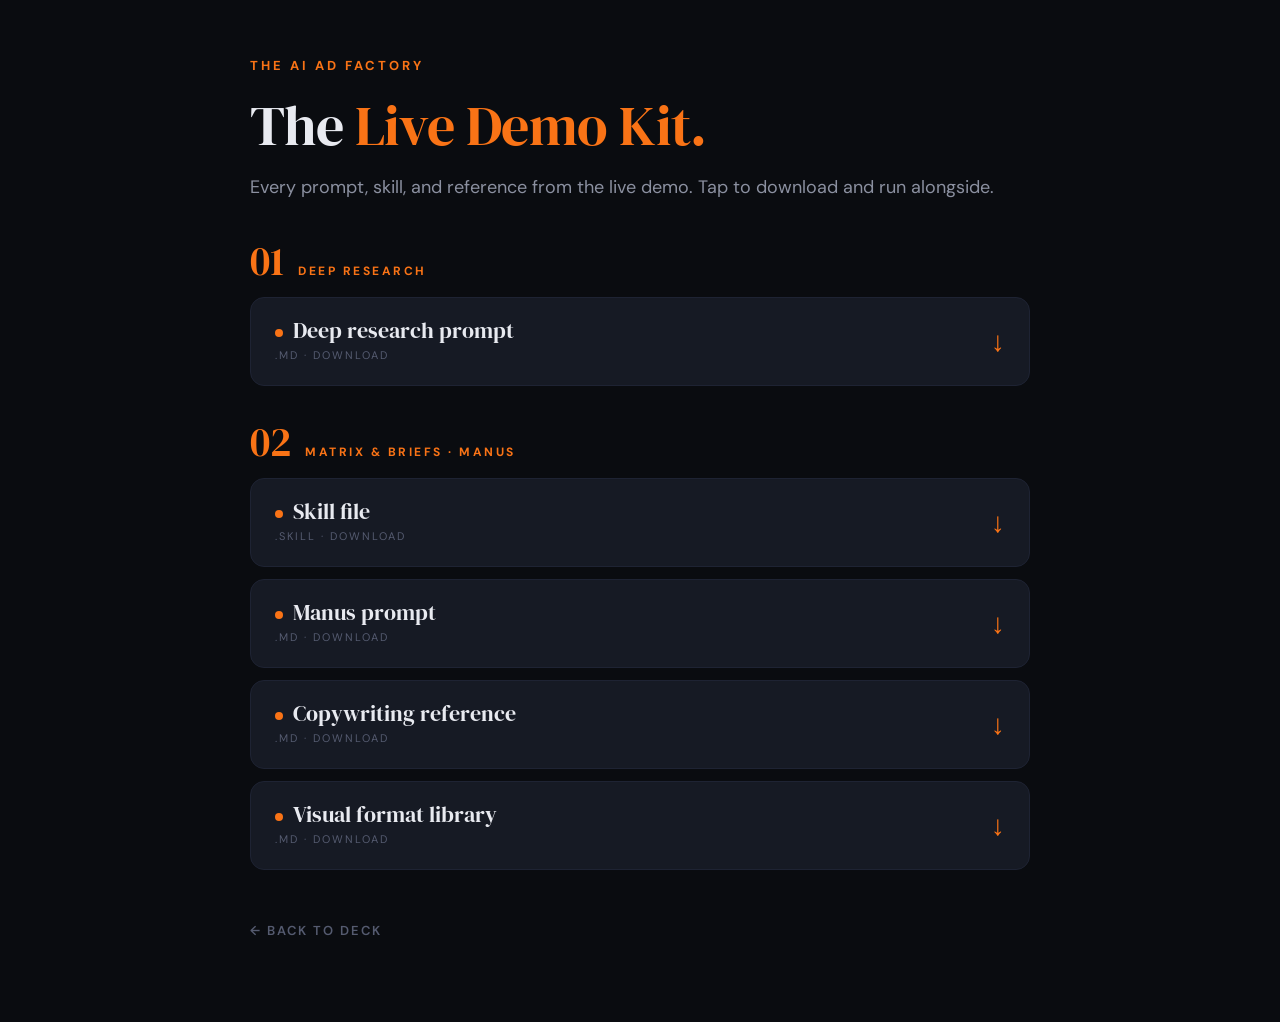
<file: kit/index.html>
<!DOCTYPE html>
<html lang="en">
<head>
<meta charset="UTF-8" />
<meta name="viewport" content="width=device-width, initial-scale=1" />
<title>Live Demo Kit · The AI Ad Factory</title>
<link rel="stylesheet" href="../colors_and_type.css" />
<style>
  html, body { margin: 0; padding: 0; background: var(--ao-bg); color: var(--ao-text); font-family: var(--ao-sans); min-height: 100vh; }
  .wrap { max-width: 780px; margin: 0 auto; padding: 56px 24px 80px; }
  .eyebrow { font-size: 13px; font-weight: 700; text-transform: uppercase; letter-spacing: 3px; color: var(--ao-accent); margin-bottom: 20px; }
  h1 { font-family: var(--ao-serif); font-weight: 400; font-size: 56px; line-height: 1.02; margin: 0 0 20px; letter-spacing: -0.01em; }
  h1 em { font-style: normal; color: var(--ao-accent); }
  .lede { color: var(--ao-muted); font-size: 18px; line-height: 1.5; margin: 0 0 40px; }
  .section-head { display:flex; align-items:baseline; gap: 14px; margin: 36px 0 16px; }
  .section-head .num { font-family: var(--ao-serif); font-size: 40px; color: var(--ao-accent); line-height: 1; }
  .section-head .label { font-size: 12px; font-weight: 700; letter-spacing: 2.5px; text-transform: uppercase; color: var(--ao-accent); }
  a.file {
    display: flex; align-items: center; justify-content: space-between; gap: 16px;
    padding: 20px 24px; margin-bottom: 12px;
    background: var(--ao-surface); border: 1px solid var(--ao-border); border-radius: 14px;
    color: var(--ao-text); text-decoration: none;
    transition: border-color .15s, background .15s, transform .15s;
  }
  a.file:hover { border-color: var(--ao-accent); background: rgba(249,115,22,.06); }
  a.file:active { transform: scale(.99); }
  a.file .title { font-family: var(--ao-serif); font-size: 22px; line-height: 1.15; }
  a.file .meta { color: var(--ao-dim); font-size: 11px; letter-spacing: 2px; text-transform: uppercase; margin-top: 4px; }
  a.file .arrow { color: var(--ao-accent); font-family: var(--ao-serif); font-size: 28px; }
  .flame { display:inline-block; width: 8px; height: 8px; background: var(--ao-accent); border-radius: 50%; margin-right: 10px; vertical-align: middle; }
  .back { color: var(--ao-dim); text-decoration: none; font-size: 13px; letter-spacing: 2px; text-transform: uppercase; font-weight: 600; }
  .back:hover { color: var(--ao-muted); }
</style>
</head>
<body>
  <div class="wrap">
    <div class="eyebrow">The AI Ad Factory</div>
    <h1>The <em>Live Demo Kit.</em></h1>
    <p class="lede">Every prompt, skill, and reference from the live demo. Tap to download and run alongside.</p>

    <div class="section-head"><span class="num">01</span><span class="label">Deep Research</span></div>
    <a class="file" href="files/deep-research-prompt.md" download>
      <div><div class="title"><span class="flame"></span>Deep research prompt</div><div class="meta">.md · Download</div></div>
      <span class="arrow">↓</span>
    </a>

    <div class="section-head"><span class="num">02</span><span class="label">Matrix &amp; Briefs · Manus</span></div>
    <a class="file" href="files/ad-factory-workflow.skill" download>
      <div><div class="title"><span class="flame"></span>Skill file</div><div class="meta">.skill · Download</div></div>
      <span class="arrow">↓</span>
    </a>
    <a class="file" href="files/manus-prompt.md" download>
      <div><div class="title"><span class="flame"></span>Manus prompt</div><div class="meta">.md · Download</div></div>
      <span class="arrow">↓</span>
    </a>
    <a class="file" href="files/copywriting-reference.md" download>
      <div><div class="title"><span class="flame"></span>Copywriting reference</div><div class="meta">.md · Download</div></div>
      <span class="arrow">↓</span>
    </a>
    <a class="file" href="files/visual-format-library.md" download>
      <div><div class="title"><span class="flame"></span>Visual format library</div><div class="meta">.md · Download</div></div>
      <span class="arrow">↓</span>
    </a>

    <div style="margin-top: 48px;"><a class="back" href="../">← Back to deck</a></div>
  </div>
</body>
</html>
</file>
<file: colors_and_type.css>
/* ─────────────────────────────────────────────────────────────────────────
   Ad Oven — Colors & Type
   Dark editorial performance brand. Orange = fire. Serif for impact.
   ───────────────────────────────────────────────────────────────────────── */

@import url('https://fonts.googleapis.com/css2?family=DM+Sans:ital,opsz,wght@0,9..40,300;0,9..40,400;0,9..40,500;0,9..40,600;0,9..40,700;1,9..40,400&family=DM+Serif+Display&display=swap');

:root {
  /* ─── Backgrounds (depth through darkness) ──────────────────────────── */
  --ao-bg:         #0a0c10;  /* page — deepest */
  --ao-bg-alt:     #0f1219;  /* alternate section */
  --ao-surface:    #161a24;  /* card / panel */
  --ao-surface-hv: #1c2130;  /* hover / elevated */
  --ao-border:     #1e2333;  /* default border */

  /* ─── Text ──────────────────────────────────────────────────────────── */
  --ao-text:       #e8eaf0;  /* primary body */
  --ao-muted:      #8b90a0;  /* secondary / supporting */
  --ao-dim:        #555b70;  /* tertiary / placeholder / eyebrow on dim */

  /* ─── Accent (fire/energy — use sparingly) ──────────────────────────── */
  --ao-accent:     #f97316;
  --ao-accent-hv:  #fb923c;
  --ao-accent-dim: rgba(249,115,22,.12);

  /* ─── Status ────────────────────────────────────────────────────────── */
  --ao-green:      #22c55e;
  --ao-red:        #ef4444;

  /* ─── Typography ────────────────────────────────────────────────────── */
  --ao-serif:      'DM Serif Display', Georgia, 'Times New Roman', serif;
  --ao-sans:       'DM Sans', system-ui, -apple-system, Segoe UI, Roboto, sans-serif;

  /* ─── Semantic type roles ───────────────────────────────────────────── */
  --ao-h1-size:    clamp(42px, 6vw, 72px);
  --ao-h1-lh:      1.05;
  --ao-h2-size:    clamp(32px, 4vw, 48px);
  --ao-h2-lh:      1.15;
  --ao-h3-size:    20px;
  --ao-h3-weight:  600;
  --ao-body-lg:    18px;
  --ao-body:       15px;
  --ao-body-sm:    14px;
  --ao-caption:    12px;
  --ao-eyebrow-ls: 2.5px;

  /* ─── Layout ────────────────────────────────────────────────────────── */
  --ao-max:        1120px;
  --ao-gutter:     24px;

  /* ─── Radii ─────────────────────────────────────────────────────────── */
  --ao-radius-sm:  8px;
  --ao-radius-md:  10px;
  --ao-radius-lg:  16px;
  --ao-radius-pill: 100px;

  /* ─── Motion ────────────────────────────────────────────────────────── */
  --ao-ease:       cubic-bezier(.4, 0, .2, 1);
  --ao-dur-fast:   .2s;
  --ao-dur-mid:    .4s;
  --ao-dur-slow:   .6s;
}

/* ─── Light theme (optional, opt-in via [data-ao-theme="light"]) ──────── */
[data-ao-theme="light"] {
  --ao-bg:         #f8f9fc;
  --ao-bg-alt:     #ffffff;
  --ao-surface:    #ffffff;
  --ao-surface-hv: #f0f1f5;
  --ao-border:     #e2e4ea;
  --ao-text:       #0f1219;
  --ao-muted:      #555b70;
  --ao-dim:        #8b90a0;
  --ao-accent:     #ea580c;
  --ao-accent-hv:  #f97316;
  --ao-accent-dim: rgba(234,88,12,.08);
}

/* ─── Semantic element defaults ───────────────────────────────────────── */
body {
  font-family: var(--ao-sans);
  background: var(--ao-bg);
  color: var(--ao-text);
  line-height: 1.6;
  font-size: var(--ao-body);
  -webkit-font-smoothing: antialiased;
}

h1 {
  font-family: var(--ao-serif);
  font-weight: 400;                /* DM Serif Display natural weight */
  font-size: var(--ao-h1-size);
  line-height: var(--ao-h1-lh);
  letter-spacing: -0.01em;
}
h1 em { font-style: normal; color: var(--ao-accent); }

h2 {
  font-family: var(--ao-serif);
  font-weight: 400;
  font-size: var(--ao-h2-size);
  line-height: var(--ao-h2-lh);
}
h2 em { font-style: normal; color: var(--ao-accent); }

h3 {
  font-family: var(--ao-sans);
  font-size: var(--ao-h3-size);
  font-weight: var(--ao-h3-weight);
  line-height: 1.35;
}

p  { font-size: var(--ao-body); line-height: 1.6; color: var(--ao-text); }
p.lead, .ao-lead { font-size: var(--ao-body-lg); line-height: 1.7; color: var(--ao-muted); }
small, .ao-small { font-size: var(--ao-body-sm); color: var(--ao-muted); }
.ao-caption { font-size: var(--ao-caption); color: var(--ao-dim); }

.ao-eyebrow {
  font-family: var(--ao-sans);
  font-size: 12px;
  font-weight: 700;
  text-transform: uppercase;
  letter-spacing: var(--ao-eyebrow-ls);
  color: var(--ao-accent);
}

.ao-stat-num {
  font-family: var(--ao-serif);
  font-size: 42px;
  color: var(--ao-accent);
  line-height: 1;
}

code, pre, .ao-mono {
  font-family: ui-monospace, 'SF Mono', Menlo, Consolas, monospace;
  font-size: 13px;
}
</file>
